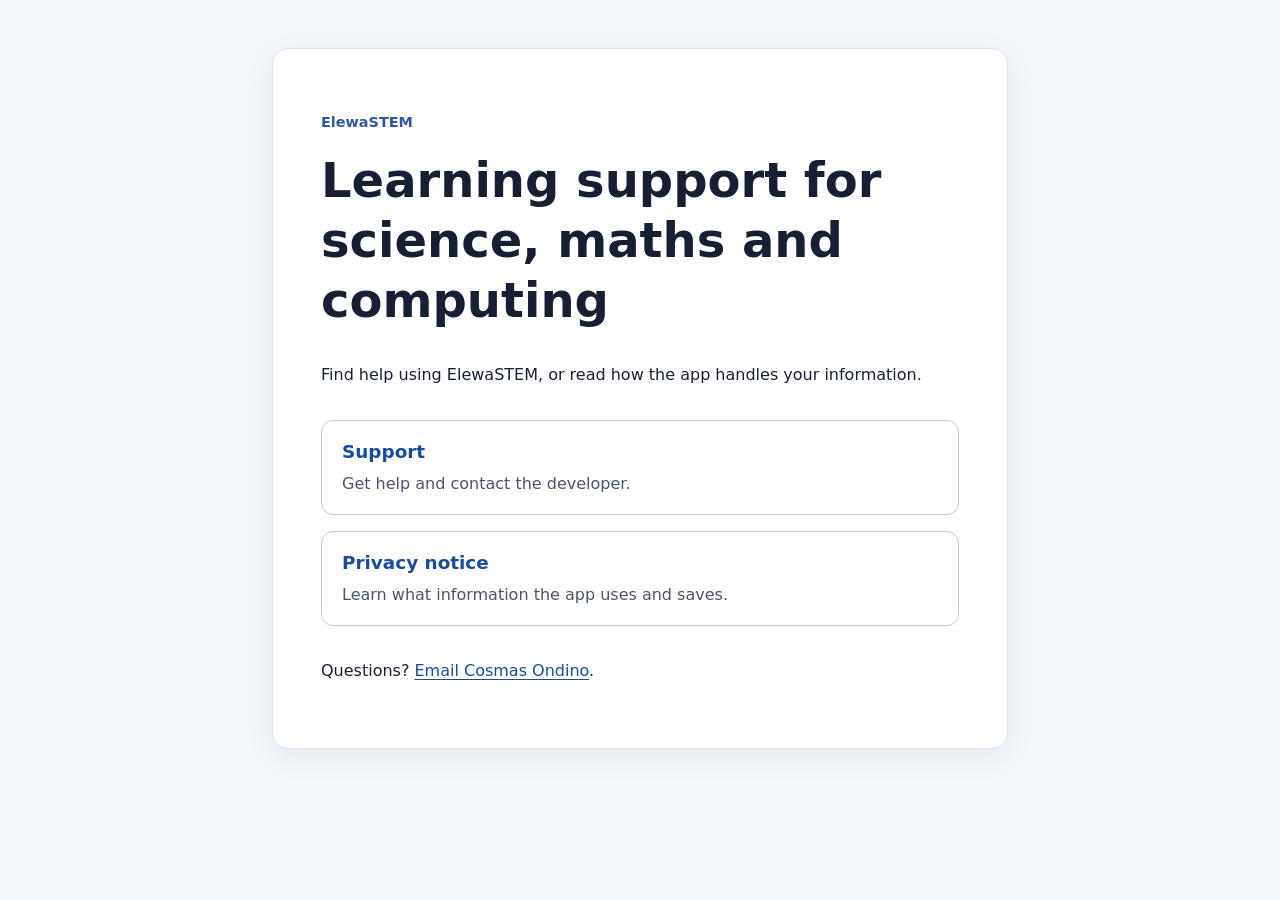
<file: index.html>
<!doctype html>
<html lang="en">
<head>
  <meta charset="utf-8">
  <meta name="viewport" content="width=device-width, initial-scale=1">
  <meta name="description" content="Support and privacy information for ElewaSTEM, an AI tutor for science, maths and computing.">
  <title>ElewaSTEM</title>
  <link rel="stylesheet" href="style.css">
</head>
<body>
  <main class="card">
    <p class="eyebrow">ElewaSTEM</p>
    <h1>Learning support for science, maths and computing</h1>
    <p>Find help using ElewaSTEM, or read how the app handles your information.</p>
    <nav aria-label="App information">
      <a class="link-card" href="support/">
        <strong>Support</strong>
        <span>Get help and contact the developer.</span>
      </a>
      <a class="link-card" href="privacypolicy/">
        <strong>Privacy notice</strong>
        <span>Learn what information the app uses and saves.</span>
      </a>
    </nav>
    <p class="contact">Questions? <a href="mailto:cosmasokello24@gmail.com">Email Cosmas Ondino</a>.</p>
  </main>
</body>
</html>
</file>
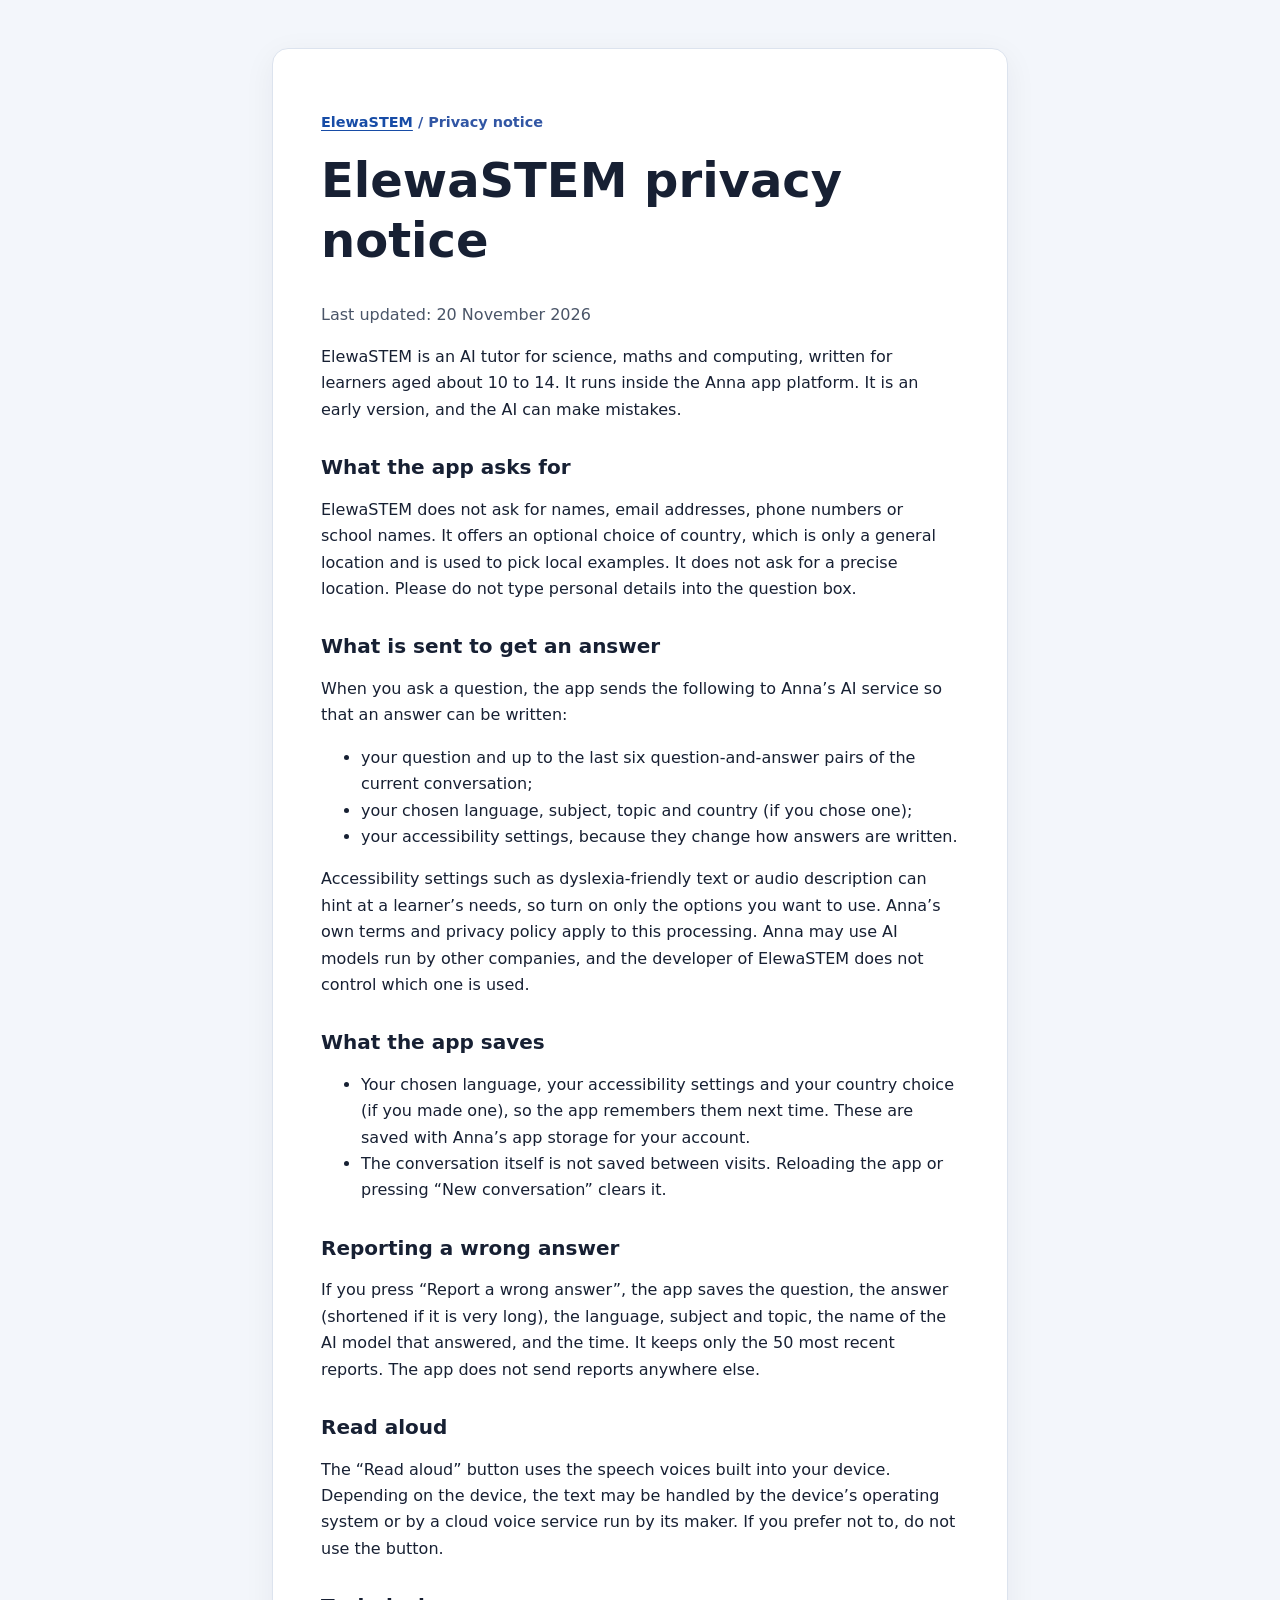
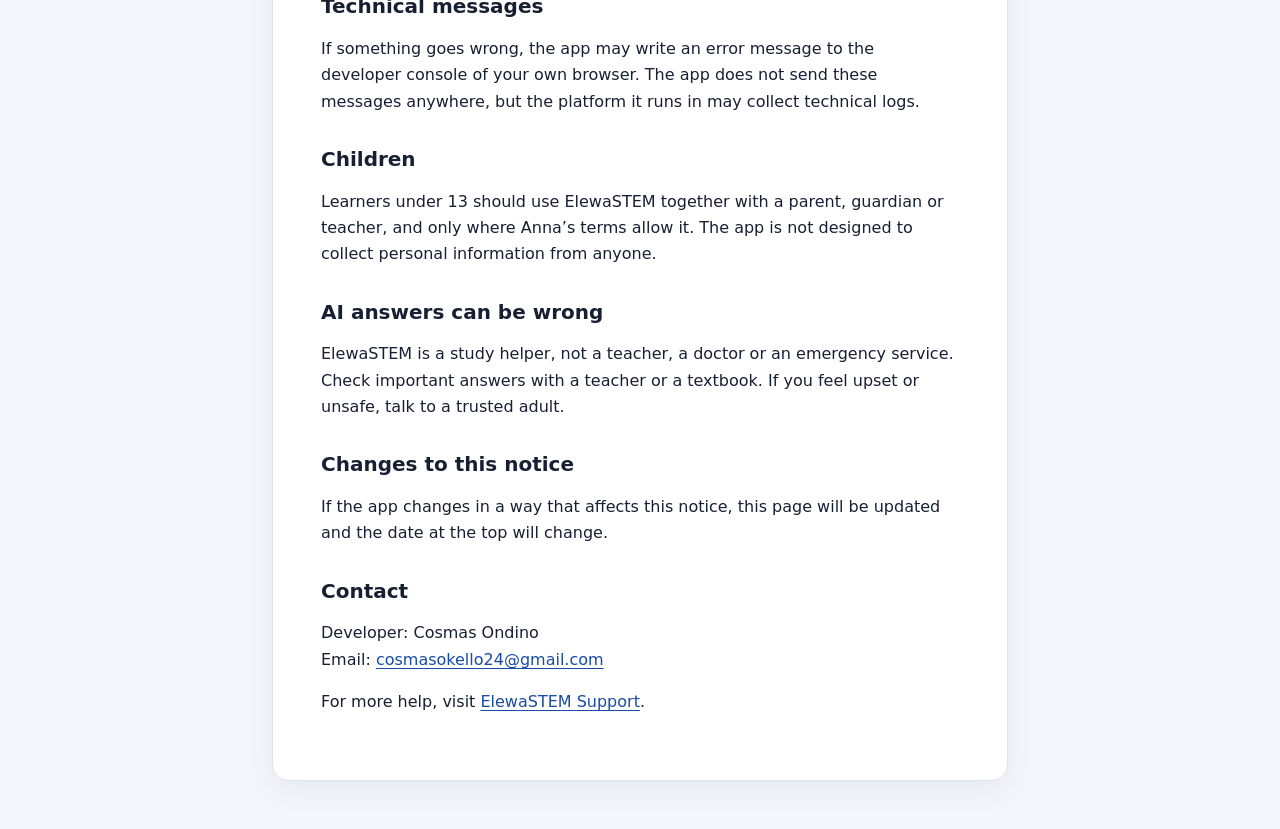
<file: privacypolicy/index.html>
<!doctype html>
<html lang="en">
<head>
  <meta charset="utf-8">
  <meta name="viewport" content="width=device-width, initial-scale=1">
  <meta name="description" content="Privacy notice for ElewaSTEM, an AI tutor for science, maths and computing.">
  <title>Privacy notice - ElewaSTEM</title>
  <link rel="stylesheet" href="../style.css">
</head>
<body>
  <main class="card">
    <p class="eyebrow"><a href="../">ElewaSTEM</a> / Privacy notice</p>
    <h1>ElewaSTEM privacy notice</h1>
    <p class="updated">Last updated: 20 November 2026</p>

    <p>ElewaSTEM is an AI tutor for science, maths and computing, written for learners aged about 10 to 14. It runs inside the Anna app platform. It is an early version, and the AI can make mistakes.</p>

    <h2>What the app asks for</h2>
    <p>ElewaSTEM does not ask for names, email addresses, phone numbers or school names. It offers an optional choice of country, which is only a general location and is used to pick local examples. It does not ask for a precise location. Please do not type personal details into the question box.</p>

    <h2>What is sent to get an answer</h2>
    <p>When you ask a question, the app sends the following to Anna’s AI service so that an answer can be written:</p>
    <ul>
      <li>your question and up to the last six question-and-answer pairs of the current conversation;</li>
      <li>your chosen language, subject, topic and country (if you chose one);</li>
      <li>your accessibility settings, because they change how answers are written.</li>
    </ul>
    <p>Accessibility settings such as dyslexia-friendly text or audio description can hint at a learner’s needs, so turn on only the options you want to use. Anna’s own terms and privacy policy apply to this processing. Anna may use AI models run by other companies, and the developer of ElewaSTEM does not control which one is used.</p>

    <h2>What the app saves</h2>
    <ul>
      <li>Your chosen language, your accessibility settings and your country choice (if you made one), so the app remembers them next time. These are saved with Anna’s app storage for your account.</li>
      <li>The conversation itself is not saved between visits. Reloading the app or pressing “New conversation” clears it.</li>
    </ul>

    <h2>Reporting a wrong answer</h2>
    <p>If you press “Report a wrong answer”, the app saves the question, the answer (shortened if it is very long), the language, subject and topic, the name of the AI model that answered, and the time. It keeps only the 50 most recent reports. The app does not send reports anywhere else.</p>

    <h2>Read aloud</h2>
    <p>The “Read aloud” button uses the speech voices built into your device. Depending on the device, the text may be handled by the device’s operating system or by a cloud voice service run by its maker. If you prefer not to, do not use the button.</p>

    <h2>Technical messages</h2>
    <p>If something goes wrong, the app may write an error message to the developer console of your own browser. The app does not send these messages anywhere, but the platform it runs in may collect technical logs.</p>

    <h2>Children</h2>
    <p>Learners under 13 should use ElewaSTEM together with a parent, guardian or teacher, and only where Anna’s terms allow it. The app is not designed to collect personal information from anyone.</p>

    <h2>AI answers can be wrong</h2>
    <p>ElewaSTEM is a study helper, not a teacher, a doctor or an emergency service. Check important answers with a teacher or a textbook. If you feel upset or unsafe, talk to a trusted adult.</p>

    <h2>Changes to this notice</h2>
    <p>If the app changes in a way that affects this notice, this page will be updated and the date at the top will change.</p>

    <h2>Contact</h2>
    <p>Developer: Cosmas Ondino<br>
      Email: <a href="mailto:cosmasokello24@gmail.com">cosmasokello24@gmail.com</a></p>
    <p>For more help, visit <a href="../support/">ElewaSTEM Support</a>.</p>
  </main>
</body>
</html>
</file>
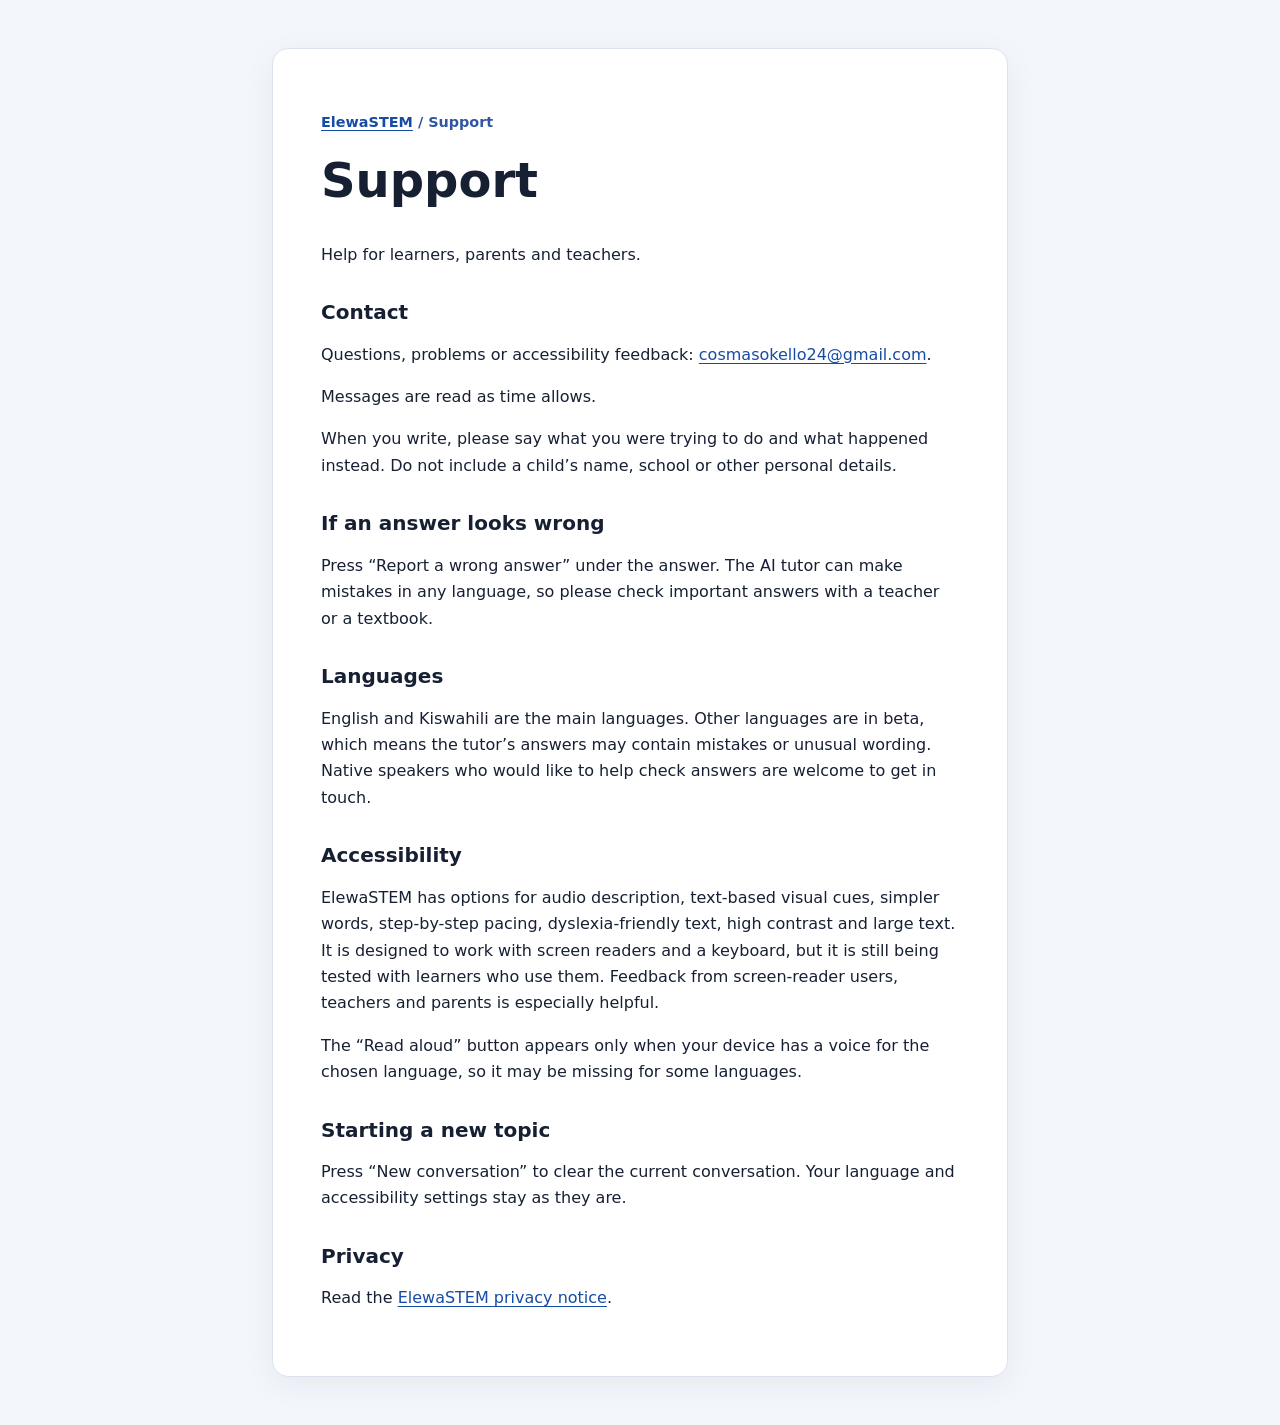
<file: support/index.html>
<!doctype html>
<html lang="en">
<head>
  <meta charset="utf-8">
  <meta name="viewport" content="width=device-width, initial-scale=1">
  <meta name="description" content="Help and contact information for ElewaSTEM learners, parents and teachers.">
  <title>Support - ElewaSTEM</title>
  <link rel="stylesheet" href="../style.css">
</head>
<body>
  <main class="card">
    <p class="eyebrow"><a href="../">ElewaSTEM</a> / Support</p>
    <h1>Support</h1>
    <p>Help for learners, parents and teachers.</p>

    <h2>Contact</h2>
    <p>Questions, problems or accessibility feedback: <a href="mailto:cosmasokello24@gmail.com">cosmasokello24@gmail.com</a>.</p>
    <p>Messages are read as time allows.</p>
    <p>When you write, please say what you were trying to do and what happened instead. Do not include a child’s name, school or other personal details.</p>

    <h2>If an answer looks wrong</h2>
    <p>Press “Report a wrong answer” under the answer. The AI tutor can make mistakes in any language, so please check important answers with a teacher or a textbook.</p>

    <h2>Languages</h2>
    <p>English and Kiswahili are the main languages. Other languages are in beta, which means the tutor’s answers may contain mistakes or unusual wording. Native speakers who would like to help check answers are welcome to get in touch.</p>

    <h2>Accessibility</h2>
    <p>ElewaSTEM has options for audio description, text-based visual cues, simpler words, step-by-step pacing, dyslexia-friendly text, high contrast and large text. It is designed to work with screen readers and a keyboard, but it is still being tested with learners who use them. Feedback from screen-reader users, teachers and parents is especially helpful.</p>
    <p>The “Read aloud” button appears only when your device has a voice for the chosen language, so it may be missing for some languages.</p>

    <h2>Starting a new topic</h2>
    <p>Press “New conversation” to clear the current conversation. Your language and accessibility settings stay as they are.</p>

    <h2>Privacy</h2>
    <p>Read the <a href="../privacypolicy/">ElewaSTEM privacy notice</a>.</p>
  </main>
</body>
</html>
</file>
<file: style.css>
:root {
  color-scheme: light;
  font-family: system-ui, -apple-system, "Segoe UI", sans-serif;
  color: #172033;
  background: #f3f6fb;
  line-height: 1.65;
}

* {
  box-sizing: border-box;
}

body {
  margin: 0;
  padding: clamp(1rem, 5vw, 3rem);
}

.card {
  max-width: 46rem;
  margin: 0 auto;
  padding: clamp(1.25rem, 5vw, 3rem);
  background: #fff;
  border: 1px solid #dce3ee;
  border-radius: 1rem;
  box-shadow: 0 0.5rem 2rem rgb(23 32 51 / 6%);
}

.eyebrow {
  color: #3156a4;
  font-size: 0.9rem;
  font-weight: 700;
}

h1,
h2 {
  line-height: 1.25;
}

h1 {
  margin-top: 0.5rem;
  font-size: clamp(2rem, 6vw, 3rem);
}

h2 {
  margin-top: 2rem;
  font-size: 1.25rem;
}

a {
  color: #174ca6;
  text-underline-offset: 0.2em;
}

a:focus-visible {
  outline: 3px solid #d18500;
  outline-offset: 3px;
}

nav {
  display: grid;
  gap: 1rem;
  margin: 2rem 0;
}

.link-card {
  display: grid;
  gap: 0.25rem;
  padding: 1rem 1.25rem;
  border: 1px solid #bdcbe2;
  border-radius: 0.75rem;
  text-decoration: none;
}

.link-card:hover {
  background: #f3f6fb;
}

.link-card strong {
  font-size: 1.15rem;
}

.link-card span,
.updated {
  color: #4a5568;
}

.contact {
  margin-top: 2rem;
}
</file>
